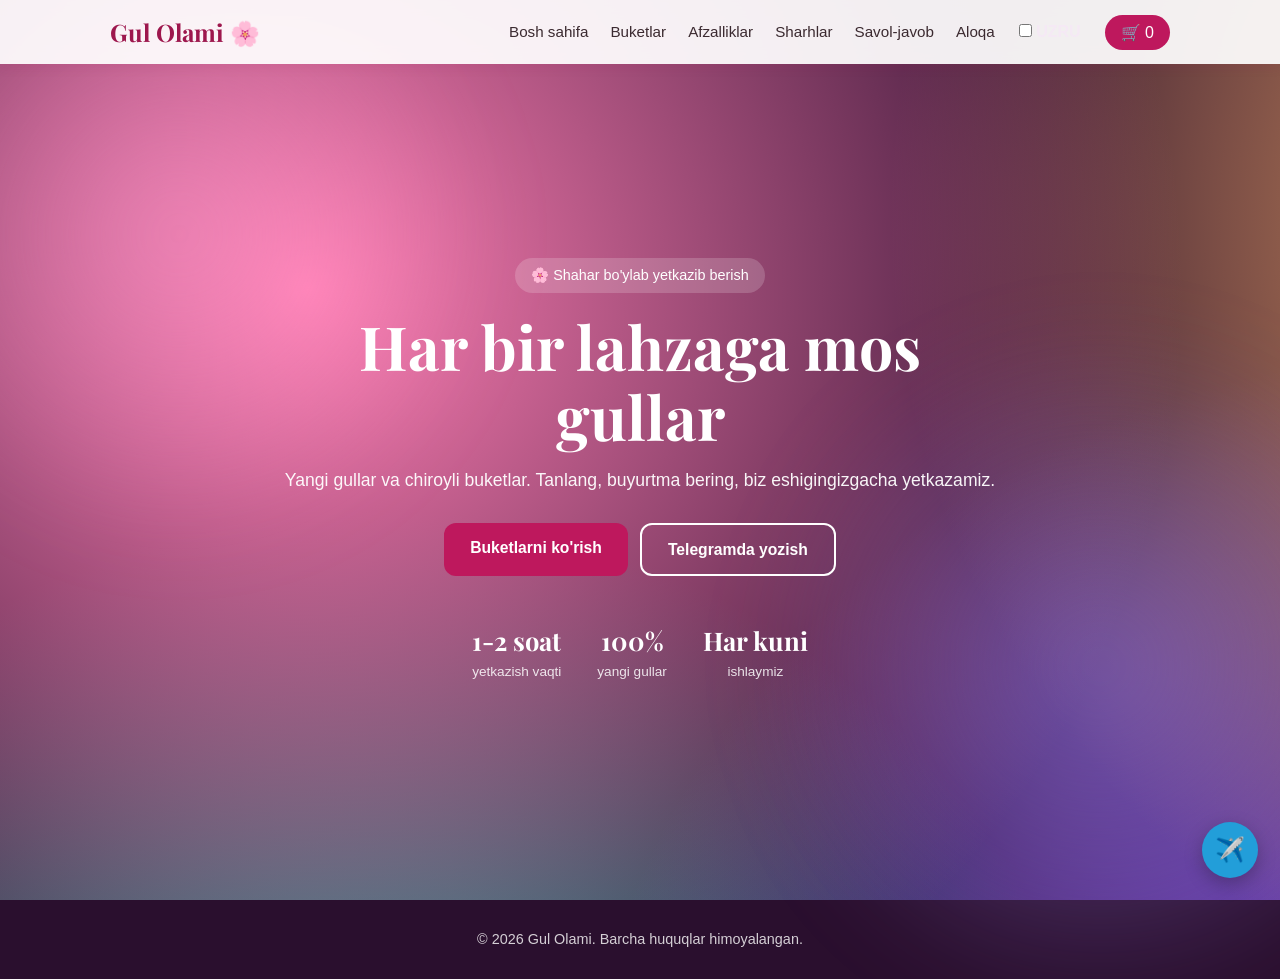
<file: index.html>
<!DOCTYPE html>
<html lang="uz">
<head>
  <meta charset="UTF-8">
  <meta name="viewport" content="width=device-width, initial-scale=1.0">
  <title>Gul Olami | Toshkentda gul yetkazib berish</title>
  <meta name="description" content="Toshkentda gul va buketlar yetkazib berish. Atirgul, lola, aralash buketlar. Telegram orqali buyurtma bering.">
  <meta name="robots" content="index, follow">

  <meta property="og:title" content="Gul Olami | Gullar yetkazib berish">
  <meta property="og:description" content="Yangi gullar va buketlar, shahar bo'ylab yetkazib berish.">
  <meta property="og:type" content="website">

  <link rel="preconnect" href="https://fonts.googleapis.com">
  <link rel="preconnect" href="https://fonts.gstatic.com" crossorigin>
  <link href="https://fonts.googleapis.com/css2?family=Playfair+Display:wght@600;700&family=Montserrat:wght@400;500;600&display=swap" rel="stylesheet">
  <link rel="stylesheet" href="gul-style1.css">
</head>
<body>

  <nav class="nav">
    <div class="nav-inner">
      <a href="#home" class="logo" id="logo"></a>
      <div class="nav-links" id="nav-links">
        <a href="#home" data-go="home" data-i18n="nav_home">Bosh sahifa</a>
        <a href="#catalog" data-go="catalog" data-i18n="nav_catalog">Buketlar</a>
        <a href="#features" data-go="features" data-i18n="nav_features">Afzalliklar</a>
        <a href="#reviews" data-go="reviews" data-i18n="nav_reviews">Sharhlar</a>
        <a href="#faq" data-go="faq" data-i18n="nav_faq">Savol-javob</a>
        <a href="#contact" data-go="contact" data-i18n="nav_contact">Aloqa</a>
      </div>
      <label class="lang-switch" aria-label="Til / Язык">
        <input type="checkbox" id="lang-toggle">
        <span class="lang-slider"><b>UZ</b><b>RU</b></span>
      </label>
      <button class="cart-btn" id="cart-open" aria-label="Savat">🛒 <span id="cart-count">0</span></button>
      <button class="burger" id="burger" aria-label="Menyu">☰</button>
    </div>
  </nav>

  <header class="hero page" data-page="home">
    <div class="hero-content">
      <span class="tag" id="hero-tag"></span>
      <h1 id="hero-title"></h1>
      <p id="hero-text"></p>
      <div class="hero-btns">
        <a href="#catalog" class="btn" data-i18n="hero_catalog">Buketlarni ko'rish</a>
        <a id="hero-tg" class="btn btn-ghost" href="#" target="_blank" rel="noopener" data-i18n="hero_tg">Telegramda yozish</a>
      </div>
      <div class="stats" id="stats"></div>
    </div>
  </header>

  <section class="section page" id="catalog" data-page="catalog">
    <h2 class="title reveal" data-i18n="catalog_title">Bizning buketlar</h2>
    <p class="subtitle reveal" data-i18n="catalog_sub">Tanlang, savatga qo'shing va buyurtmani Telegram orqali yuboring</p>
        <p class="edit-note" id="edit-note" hidden></p>
    <div class="filters" id="filters"></div>
    <div class="products" id="products"></div>
  </section>

  <section class="section alt page" id="features" data-page="features">
    <h2 class="title reveal" data-i18n="features_title">Nega aynan biz</h2>
    <div class="features">
      <div class="feature reveal"><span>🚚</span><h3 data-i18n="f1_t">Tez yetkazish</h3><p data-i18n="f1_p">Buyurtmani shu kunning o'zida, ko'pincha 1-2 soatda yetkazamiz.</p></div>
      <div class="feature reveal"><span>🌷</span><h3 data-i18n="f2_t">Yangi gullar</h3><p data-i18n="f2_p">Gullar har kuni yangilanadi, eskisi sotilmaydi.</p></div>
      <div class="feature reveal"><span>🎁</span><h3 data-i18n="f3_t">Chiroyli qadoq</h3><p data-i18n="f3_p">Har bir buket sovg'a qadog'ida, bepul.</p></div>
      <div class="feature reveal"><span>💬</span><h3 data-i18n="f4_t">Qulay buyurtma</h3><p data-i18n="f4_p">Telegram orqali yozing, tez javob beramiz.</p></div>
    </div>
  </section>

  <section class="section page" id="steps" data-page="features">
    <h2 class="title reveal" data-i18n="steps_title">Qanday buyurtma beriladi</h2>
    <div class="steps">
      <div class="step reveal"><b>1</b><h3 data-i18n="s1_t">Buket tanlang</h3><p data-i18n="s1_p">Katalogdan o'zingizga yoqqanini savatga qo'shing.</p></div>
      <div class="step reveal"><b>2</b><h3 data-i18n="s2_t">Ma'lumot yozing</h3><p data-i18n="s2_p">Ism, telefon va manzilni kiriting.</p></div>
      <div class="step reveal"><b>3</b><h3 data-i18n="s3_t">Biz yetkazamiz</h3><p data-i18n="s3_p">Buyurtma Telegram'ga tushadi, biz tasdiqlab yetkazamiz.</p></div>
    </div>
  </section>

  <section class="section alt page" id="reviews" data-page="reviews">
    <h2 class="title reveal" data-i18n="reviews_title">Mijozlar fikri</h2>
    <div class="reviews" id="reviews-box"></div>
    <div class="review-form reveal">
      <h3 data-i18n="rf_title">Fikringizni qoldiring</h3>
      <input id="r-name" placeholder="Ismingiz" data-i18n-ph="rf_name">
      <select id="r-stars">
        <option value="5">★★★★★ (5)</option>
        <option value="4">★★★★ (4)</option>
        <option value="3">★★★ (3)</option>
        <option value="2">★★ (2)</option>
        <option value="1">★ (1)</option>
      </select>
      <textarea id="r-text" rows="3" placeholder="Fikringiz..." data-i18n-ph="rf_text"></textarea>
      <button class="btn" id="r-send" data-i18n="rf_send">Fikrni yuborish</button>
      <small data-i18n="rf_note">Fikringiz do'konga Telegram orqali yuboriladi va ko'rib chiqilgach saytga qo'yiladi.</small>
    </div>
  </section>

  <section class="section page" id="faq" data-page="faq">
    <h2 class="title reveal" data-i18n="faq_title">Ko'p so'raladigan savollar</h2>
    <div class="faq">
      <details class="reveal"><summary data-i18n="q1">Yetkazib berish qancha turadi?</summary><p data-i18n="a1">Narx manzilga qarab kelishiladi. Buyurtma berganingizda aniq aytamiz.</p></details>
      <details class="reveal"><summary data-i18n="q2">Buyurtmani oldindan berish mumkinmi?</summary><p data-i18n="a2">Ha, sana va vaqtni izohga yozing, shunga tayyorlaymiz.</p></details>
      <details class="reveal"><summary data-i18n="q3">Qanday to'lanadi?</summary><p data-i18n="a3">Naqd yoki karta orqali. Batafsil buyurtmani tasdiqlaganda kelishamiz.</p></details>
      <details class="reveal"><summary data-i18n="q4">Buketni o'zgartirish mumkinmi?</summary><p data-i18n="a4">Albatta. Rang, gul turi yoki o'lchamni izohda yozing.</p></details>
    </div>
  </section>

  <section class="section alt contact page" id="contact" data-page="contact">
    <h2 class="title reveal" data-i18n="contact_title">Bog'lanish</h2>
    <p id="address"></p>
    <p id="hours"></p>
    <div class="contact-btns">
      <a id="tg-link" class="btn" href="#" target="_blank" rel="noopener">✈️ Telegram</a>
      <a id="phone-link" class="btn btn-green" href="#"></a>
      <a id="map-link" class="btn btn-ghost-dark" href="#" target="_blank" rel="noopener" data-i18n="map_btn">📍 Xaritada ochish</a>
    </div>
  </section>

  <footer id="footer-text"></footer>

  <div class="overlay" id="overlay"></div>
  <aside class="drawer" id="drawer">
    <div class="drawer-head">
      <h3 data-i18n="cart_title">Savat</h3>
      <button id="cart-close" aria-label="Yopish">✕</button>
    </div>
    <div class="drawer-items" id="cart-items"></div>
    <div class="drawer-foot">
      <div class="total"><span data-i18n="total">Jami:</span><strong id="cart-total">0 so'm</strong></div>
      <input id="f-name" placeholder="Ismingiz" data-i18n-ph="c_name">
      <input id="f-phone" type="tel" placeholder="Telefon raqamingiz" data-i18n-ph="c_phone">
      <input id="f-address" placeholder="Yetkazish manzili" data-i18n-ph="c_addr">
      <textarea id="f-note" rows="2" placeholder="Izoh (sana, vaqt, tilak matni...)" data-i18n-ph="c_note"></textarea>
      <button class="btn btn-full" id="checkout" data-i18n="checkout">Telegram orqali buyurtma berish</button>
    </div>
  </aside>

  <div class="toast" id="toast"></div>
  <a class="float-tg" id="float-tg" href="#" target="_blank" rel="noopener" aria-label="Telegram">✈️</a>
    <input type="file" id="photo-input" accept="image/*" hidden>

  <script src="gul-script1.js"></script>
</body>
</html>
</file>
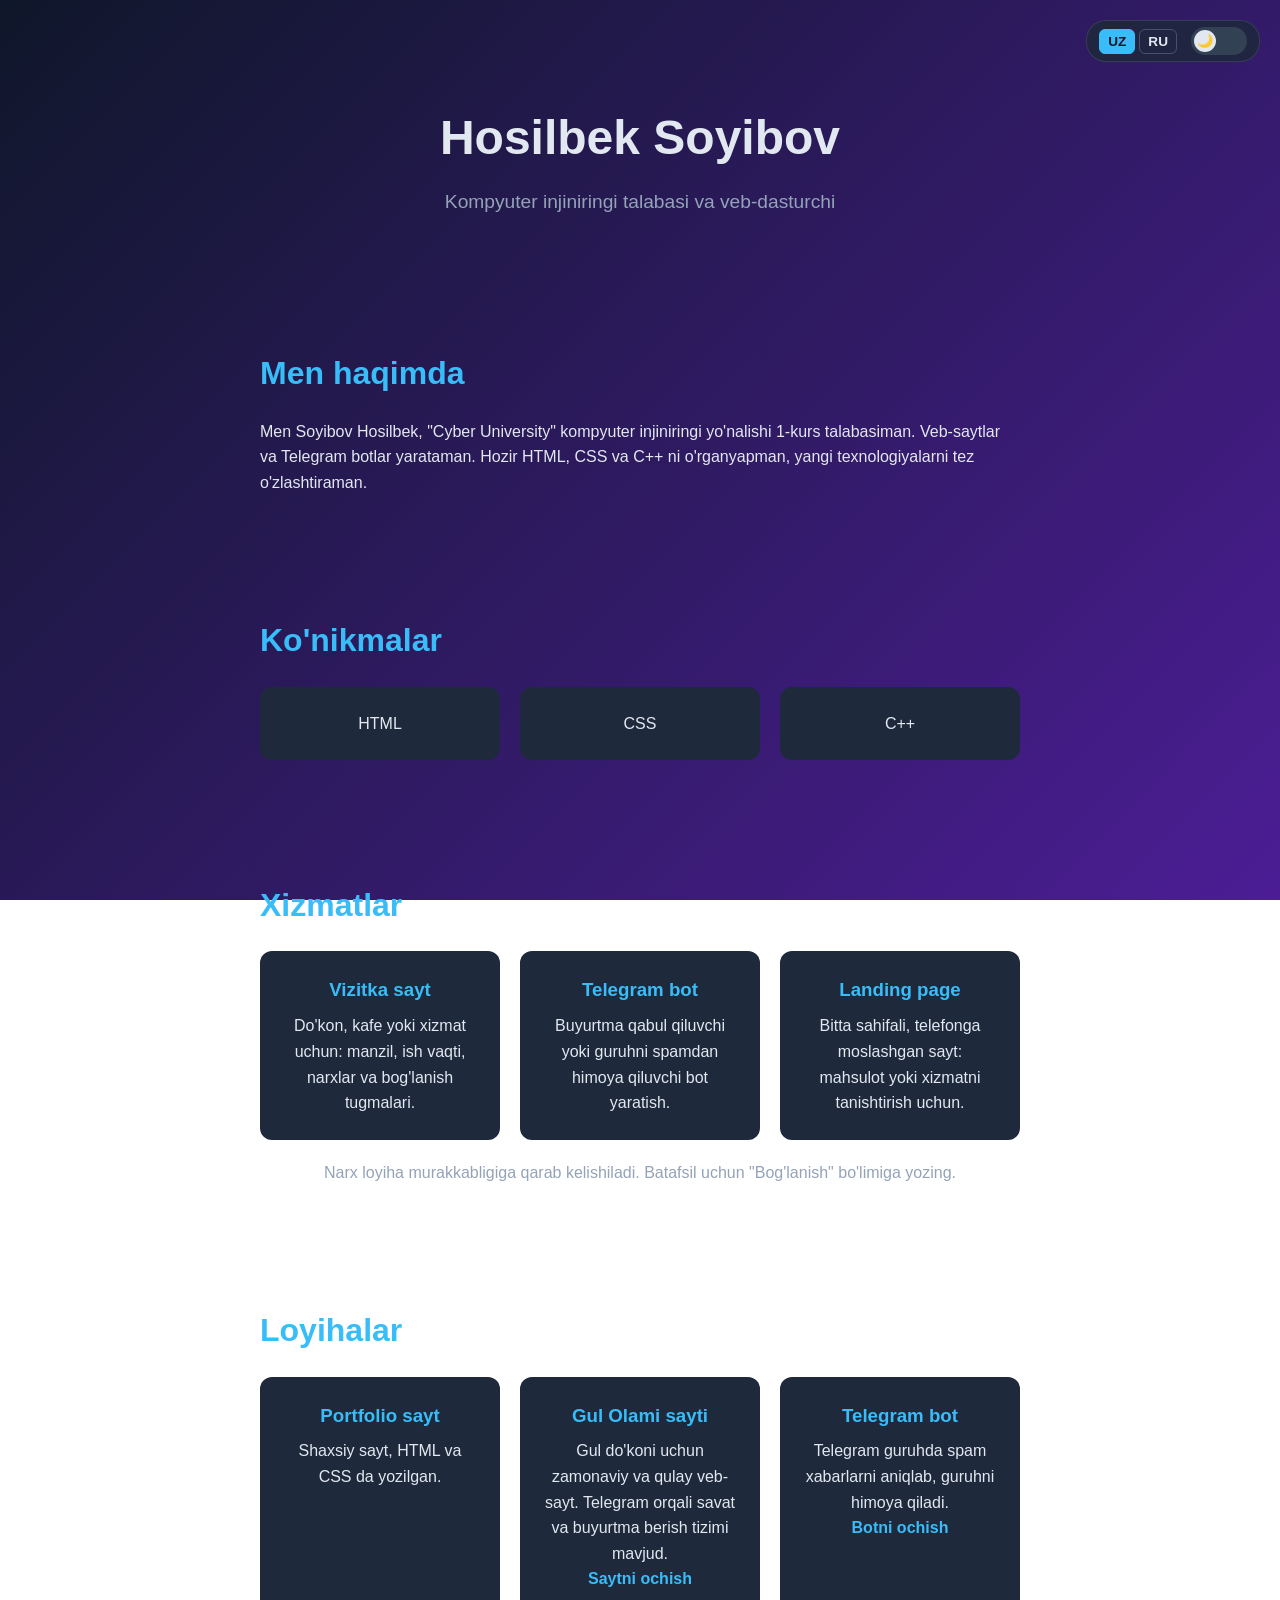
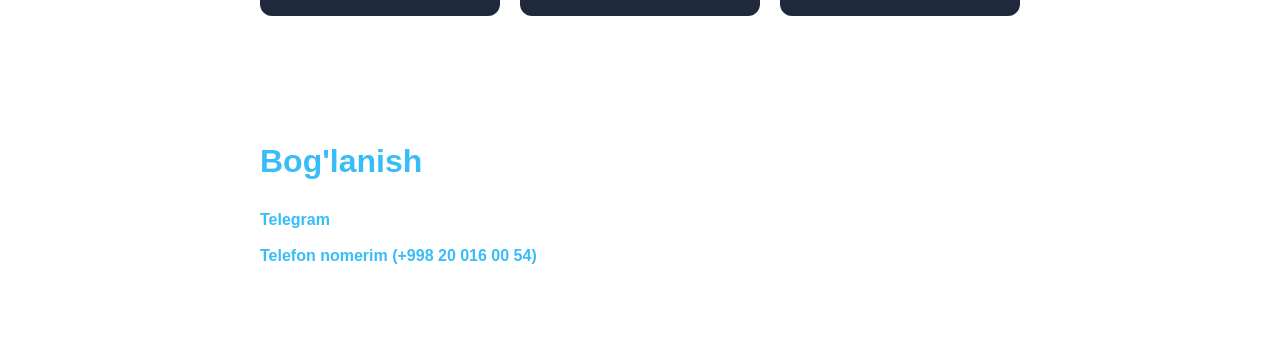
<file: index1.html>
<!DOCTYPE html>
<html lang="uz">
<head>
  <meta charset="UTF-8">
  <meta name="viewport" content="width=device-width, initial-scale=1.0">
  <title>Hosilbek Soyibov | Portfolio</title>
  <link rel="stylesheet" href="style.css">
</head>
<body>
  <div class="top-controls">
    <div class="lang-switch">
      <button id="lang-uz" class="lang-btn active">UZ</button>
      <button id="lang-ru" class="lang-btn">RU</button>
    </div>
    <label class="switch" title="Mavzuni o'zgartirish">
      <input type="checkbox" id="theme-toggle">
      <span class="slider"></span>
    </label>
  </div>

  <header>
    <h1>Hosilbek Soyibov</h1>
    <p data-i18n="hero_subtitle">Kompyuter injiniringi talabasi va veb-dasturchi</p>
  </header>

  <section id="about">
    <h2 data-i18n="about_title">Men haqimda</h2>
    <p data-i18n="about_text">Men Soyibov Hosilbek, "Cyber University" kompyuter injiniringi yo'nalishi 1-kurs talabasiman. Veb-saytlar va Telegram botlar yarataman. Hozir HTML, CSS va C++ ni o'rganyapman, yangi texnologiyalarni tez o'zlashtiraman.</p>
  </section>

  <section id="skills">
    <h2 data-i18n="skills_title">Ko'nikmalar</h2>
    <div class="cards">
      <div class="card">HTML</div>
      <div class="card">CSS</div>
      <div class="card">C++</div>
    </div>
  </section>

  <section id="services">
    <h2 data-i18n="services_title">Xizmatlar</h2>
    <div class="cards">
      <div class="card">
        <h3 data-i18n="service1_title">Vizitka sayt</h3>
        <p data-i18n="service1_desc">Do'kon, kafe yoki xizmat uchun: manzil, ish vaqti, narxlar va bog'lanish tugmalari.</p>
      </div>
      <div class="card">
        <h3 data-i18n="service2_title">Telegram bot</h3>
        <p data-i18n="service2_desc">Buyurtma qabul qiluvchi yoki guruhni spamdan himoya qiluvchi bot yaratish.</p>
      </div>
      <div class="card">
        <h3 data-i18n="service3_title">Landing page</h3>
        <p data-i18n="service3_desc">Bitta sahifali, telefonga moslashgan sayt: mahsulot yoki xizmatni tanishtirish uchun.</p>
      </div>
    </div>
    <p class="note" data-i18n="services_note">Narx loyiha murakkabligiga qarab kelishiladi. Batafsil uchun "Bog'lanish" bo'limiga yozing.</p>
  </section>

  <section id="projects">
    <h2 data-i18n="projects_title">Loyihalar</h2>
    <div class="cards">
      <div class="card">
        <h3 data-i18n="project1_title">Portfolio sayt</h3>
        <p data-i18n="project1_desc">Shaxsiy sayt, HTML va CSS da yozilgan.</p>
      </div>
      <div class="card">
        <h3 data-i18n="project2_title">Gul Olami sayti</h3>
        <p data-i18n="project2_desc">Gul do'koni uchun zamonaviy va qulay veb-sayt. Telegram orqali savat va buyurtma berish tizimi mavjud.</p>
        <a href="gul-olami/index.html" target="_blank" data-i18n="project2_link">Saytni ochish</a>
      </div>
      <div class="card">
        <h3 data-i18n="project3_title">Telegram bot</h3>
        <p data-i18n="project3_desc">Telegram guruhda spam xabarlarni aniqlab, guruhni himoya qiladi.</p>
        <a href="https://t.me/CSUspam_qoravul_bot" target="_blank" data-i18n="bot_link">Botni ochish</a>
      </div>
    </div>
  </section>

  <section id="contact">
    <h2 data-i18n="contact_title">Bog'lanish</h2>
    <a href="https://t.me/s_hosilbek" target="_blank">Telegram</a>
    <a href="tel:+998200160054" data-i18n="phone_text">Telefon nomerim (+998 20 016 00 54)</a>
  </section>

  <script src="script.js"></script>
</body>
</html>
</file>
<file: gul-style1.css>
:root {
  --pink: #be185d;
  --pink-dark: #9d174d;
  --rose: #fff1f5;
  --gold: #f59e0b;
  --green: #15803d;
  --text: #3b2a30;
  --muted: #8a6b76;
}

* { margin: 0; padding: 0; box-sizing: border-box; }
html {
  scroll-behavior: smooth;
  scroll-padding-top: 70px;
  background: #2a0f2e;
}

body {
  font-family: 'Poppins', Arial, sans-serif;
  background: transparent;
  color: #f5e9f5;
  line-height: 1.6;
}

h1, h2, h3 { font-family: 'Playfair Display', Georgia, serif; }

/* ===== Butun sahifa uchun shafaq fon ===== */
body::before {
  content: "";
  position: fixed;
  inset: 0;
  z-index: -2;
  background:
    radial-gradient(circle at 15% 20%, #ff7eb3 0, transparent 42%),
    radial-gradient(circle at 85% 15%, #ffb36b 0, transparent 40%),
    radial-gradient(circle at 70% 85%, #8b5cf6 0, transparent 46%),
    radial-gradient(circle at 18% 88%, #14b8a6 0, transparent 36%),
    #2a0f2e;
  background-size: 160% 160%;
  animation: aurora 18s ease-in-out infinite alternate;
}

body::after {
  content: "";
  position: fixed;
  inset: -10%;
  z-index: -1;
  pointer-events: none;
  background:
    radial-gradient(circle at 20% 30%, rgba(255, 158, 207, 0.45) 0, transparent 22%),
    radial-gradient(circle at 80% 70%, rgba(167, 139, 250, 0.45) 0, transparent 24%);
  filter: blur(40px);
  animation: blobs 20s ease-in-out infinite alternate;
}

@keyframes aurora {
  0%   { background-position: 0% 0%; }
  50%  { background-position: 100% 40%; }
  100% { background-position: 30% 100%; }
}
@keyframes blobs {
  from { transform: translate(0, 0) scale(1); }
  to   { transform: translate(60px, -50px) scale(1.15); }
}

/* ===== Menyu ===== */
.nav {
  position: fixed;
  top: 0; left: 0; right: 0;
  z-index: 50;
  background: rgba(255, 255, 255, 0.92);
  backdrop-filter: blur(8px);
  box-shadow: 0 2px 12px rgba(157, 23, 77, 0.12);
}
.nav-inner {
  max-width: 1100px;
  margin: 0 auto;
  padding: 0 20px;
  height: 64px;
  display: flex;
  align-items: center;
  gap: 24px;
}
.logo {
  font-family: 'Playfair Display', Georgia, serif;
  font-size: 1.5rem;
  font-weight: 700;
  color: var(--pink-dark);
  text-decoration: none;
  white-space: nowrap;
}
.nav-links { margin-left: auto; display: flex; gap: 22px; }
.nav-links a {
  color: var(--text);
  text-decoration: none;
  font-size: 0.95rem;
  font-weight: 500;
  white-space: nowrap;
}
.nav-links a:hover { color: var(--pink); }
.cart-btn {
  border: none;
  background: var(--pink);
  color: #fff;
  padding: 8px 16px;
  border-radius: 999px;
  font-size: 1rem;
  cursor: pointer;
}
.burger {
  display: none;
  border: none;
  background: none;
  font-size: 1.6rem;
  cursor: pointer;
  color: var(--pink-dark);
}

/* ===== Bosh qism ===== */
.hero {
  min-height: 100vh;
  display: flex;
  align-items: center;
  justify-content: center;
  text-align: center;
  color: #fff;
  padding: 100px 20px 60px;
  background: transparent;
}
.hero-content { max-width: 720px; animation: rise 0.9s ease both; }
.tag {
  display: inline-block;
  background: rgba(255, 255, 255, 0.18);
  padding: 6px 16px;
  border-radius: 999px;
  font-size: 0.9rem;
  margin-bottom: 18px;
}
.hero h1 {
  font-size: clamp(2.2rem, 6vw, 3.8rem);
  line-height: 1.15;
  margin-bottom: 16px;
}
.hero p { font-size: 1.1rem; opacity: 0.95; margin-bottom: 28px; }
.hero-btns { display: flex; gap: 12px; justify-content: center; flex-wrap: wrap; }
.stats {
  display: flex;
  gap: 36px;
  justify-content: center;
  flex-wrap: wrap;
  margin-top: 44px;
}
.stats div { display: flex; flex-direction: column; }
.stats strong { font-size: 1.6rem; font-family: 'Playfair Display', Georgia, serif; }
.stats span { font-size: 0.85rem; opacity: 0.85; }

@keyframes rise {
  from { opacity: 0; transform: translateY(30px); }
  to { opacity: 1; transform: none; }
}

/* ===== Tugmalar ===== */
.btn {
  display: inline-block;
  background: var(--pink);
  color: #fff;
  padding: 12px 26px;
  border: none;
  border-radius: 12px;
  text-decoration: none;
  font-weight: 600;
  font-size: 0.98rem;
  cursor: pointer;
  font-family: inherit;
  transition: transform 0.2s, background 0.2s;
}
.btn:hover { background: var(--pink-dark); transform: translateY(-2px); }
.btn-ghost { background: transparent; border: 2px solid #fff; }
.btn-ghost:hover { background: rgba(255, 255, 255, 0.2); }
.btn-green { background: var(--green); }
.btn-green:hover { background: #166534; }
.btn-ghost-dark {
  background: transparent;
  color: #fff;
  border: 2px solid rgba(255, 255, 255, 0.7);
}
.btn-ghost-dark:hover { background: rgba(255, 255, 255, 0.15); }
.btn-full { width: 100%; }
/* ===== Bo'limlar ===== */
.section { max-width: 1100px; margin: 0 auto; padding: 80px 20px; }
.alt {
  max-width: none;
  background: rgba(255, 255, 255, 0.07);
  backdrop-filter: blur(6px);
}
.alt > * { max-width: 1060px; margin-left: auto; margin-right: auto; }
.title { text-align: center; font-size: 2.1rem; color: #fff; margin-bottom: 10px; }
.subtitle { text-align: center; color: rgba(255, 255, 255, 0.78); margin-bottom: 28px; }

/* ===== Filtr ===== */
.filters {
  display: flex;
  flex-wrap: wrap;
  gap: 10px;
  justify-content: center;
  margin-bottom: 30px;
}
.chip {
  border: 2px solid #f3c4d4;
  background: #fff;
  color: var(--pink-dark);
  padding: 8px 20px;
  border-radius: 999px;
  cursor: pointer;
  font-family: inherit;
  font-weight: 500;
  transition: all 0.2s;
}
.chip:hover { border-color: var(--pink); }
.chip.active { background: var(--pink); border-color: var(--pink); color: #fff; }

/* ===== Mahsulotlar ===== */
.products {
  display: grid;
  grid-template-columns: repeat(auto-fill, minmax(240px, 1fr));
  gap: 24px;
}
.product {
  background: #fff;
  color: var(--text);
  border-radius: 18px;
  overflow: hidden;
  box-shadow: 0 6px 20px rgba(0, 0, 0, 0.2);
  transition: transform 0.3s, box-shadow 0.3s;
  display: flex;
  flex-direction: column;
}
.product:hover { transform: translateY(-6px); box-shadow: 0 14px 30px rgba(0, 0, 0, 0.3); }
.pic {
  position: relative;
  aspect-ratio: 4 / 5;
  overflow: hidden;
  background: linear-gradient(135deg, #fce7f3, #fef3c7);
  display: flex;
  align-items: center;
  justify-content: center;
}
.pic .emoji { font-size: 5rem; }
.pic img {
  position: absolute;
  inset: 0;
  width: 100%;
  height: 100%;
  object-fit: cover;
  transition: transform 0.5s;
}
.product:hover .pic img { transform: scale(1.07); }
.badge {
  position: absolute;
  top: 12px; left: 12px;
  z-index: 2;
  background: var(--gold);
  color: #fff;
  font-size: 0.78rem;
  font-weight: 600;
  padding: 4px 12px;
  border-radius: 999px;
}
.info { padding: 18px; display: flex; flex-direction: column; gap: 6px; flex: 1; }
.info h3 { font-size: 1.15rem; }
.desc { color: var(--muted); font-size: 0.88rem; flex: 1; }
.price-row { display: flex; align-items: baseline; gap: 10px; margin: 6px 0 10px; }
.price { color: var(--pink); font-weight: 700; font-size: 1.15rem; }
.old { color: #b8a0a9; font-size: 0.9rem; }

/* ===== Afzalliklar, bosqichlar, sharhlar ===== */
.features, .steps, .reviews {
  display: grid;
  grid-template-columns: repeat(auto-fit, minmax(220px, 1fr));
  gap: 24px;
  margin-top: 30px;
}
.feature {
  text-align: center;
  padding: 24px 16px;
  background: #fff;
  color: var(--text);
  border-radius: 16px;
}
.feature span { font-size: 2.4rem; }
.feature h3 { margin: 10px 0 6px; font-size: 1.1rem; }
.feature p { color: var(--muted); font-size: 0.9rem; }

.step { text-align: center; padding: 10px; }
.step h3 { margin: 10px 0 6px; font-size: 1.1rem; color: #fff; }
.step p { color: rgba(255, 255, 255, 0.78); font-size: 0.9rem; }
.step b {
  display: inline-flex;
  width: 48px; height: 48px;
  align-items: center;
  justify-content: center;
  background: var(--pink);
  color: #fff;
  border-radius: 50%;
  font-size: 1.2rem;
}

.review {
  background: #fff;
  color: var(--text);
  padding: 24px;
  border-radius: 16px;
  box-shadow: 0 4px 14px rgba(0, 0, 0, 0.18);
}
.stars { color: var(--gold); letter-spacing: 2px; margin-bottom: 8px; }
.review p { font-size: 0.93rem; margin-bottom: 10px; }
.review strong { color: var(--pink-dark); }

.review-form {
  max-width: 520px;
  margin-top: 36px;
  background: #fff;
  color: var(--text);
  padding: 24px;
  border-radius: 16px;
  display: flex;
  flex-direction: column;
  gap: 10px;
  box-shadow: 0 4px 14px rgba(0, 0, 0, 0.18);
}
.review-form h3 { text-align: center; color: var(--pink-dark); }
.review-form input,
.review-form select,
.review-form textarea {
  padding: 11px 14px;
  border: 1px solid #f0c5d4;
  border-radius: 10px;
  font-family: inherit;
  font-size: 0.95rem;
  resize: none;
}
.review-form small { color: var(--muted); text-align: center; }

/* ===== Savol-javob ===== */
.faq {
  max-width: 720px;
  margin: 30px auto 0;
  display: flex;
  flex-direction: column;
  gap: 12px;
}
.faq details {
  background: #fff;
  color: var(--text);
  border-radius: 14px;
  padding: 16px 20px;
  box-shadow: 0 3px 12px rgba(0, 0, 0, 0.15);
}
.faq summary { cursor: pointer; font-weight: 600; }
.faq details p { margin-top: 10px; color: var(--muted); }

/* ===== Aloqa va footer ===== */
.contact { text-align: center; color: rgba(255, 255, 255, 0.9); }
.contact p { margin-bottom: 6px; }
.contact-btns {
  display: flex;
  flex-wrap: wrap;
  gap: 12px;
  justify-content: center;
  margin-top: 22px;
}
footer { text-align: center; padding: 28px; color: rgba(255, 255, 255, 0.8); font-size: 0.9rem; }

/* ===== Savat ===== */
.overlay {
  position: fixed; inset: 0;
  background: rgba(0, 0, 0, 0.45);
  opacity: 0; pointer-events: none;
  transition: opacity 0.3s;
  z-index: 90;
}
.overlay.open { opacity: 1; pointer-events: auto; }
.drawer {
  position: fixed;
  top: 0; right: 0;
  width: min(420px, 100%);
  height: 100%;
  background: #fff;
  color: var(--text);
  z-index: 100;
  display: flex;
  flex-direction: column;
  transform: translateX(100%);
  transition: transform 0.35s ease;
}
.drawer.open { transform: translateX(0); }
.drawer-head {
  display: flex;
  justify-content: space-between;
  align-items: center;
  padding: 18px 20px;
  border-bottom: 1px solid #f3e0e7;
}
.drawer-head button { border: none; background: none; font-size: 1.4rem; cursor: pointer; }
.drawer-items { flex: 1; overflow-y: auto; padding: 14px 20px; }
.empty { text-align: center; color: var(--muted); margin-top: 40px; }
.cart-row {
  display: flex;
  gap: 12px;
  align-items: center;
  padding: 12px 0;
  border-bottom: 1px solid #f7e9ee;
}
.cart-row .ico { font-size: 1.8rem; }
.cart-row .meta { flex: 1; font-size: 0.9rem; }
.cart-row .meta small { color: var(--pink); font-weight: 600; }
.qty { display: flex; align-items: center; gap: 8px; }
.qty button {
  width: 28px; height: 28px;
  border: 1px solid #f0c5d4;
  background: #fff;
  border-radius: 8px;
  cursor: pointer;
  font-size: 1rem;
}
.drawer-foot {
  padding: 16px 20px;
  border-top: 1px solid #f3e0e7;
  display: flex;
  flex-direction: column;
  gap: 10px;
}
.total { display: flex; justify-content: space-between; font-size: 1.1rem; }
.drawer-foot input, .drawer-foot textarea {
  width: 100%;
  padding: 11px 14px;
  border: 1px solid #f0c5d4;
  border-radius: 10px;
  font-family: inherit;
  font-size: 0.95rem;
  resize: none;
}
.drawer-foot input:focus, .drawer-foot textarea:focus {
  outline: 2px solid var(--pink);
  border-color: transparent;
}

.toast {
  position: fixed;
  bottom: 90px; left: 50%;
  transform: translate(-50%, 20px);
  background: #3b2a30;
  color: #fff;
  padding: 10px 20px;
  border-radius: 999px;
  font-size: 0.92rem;
  opacity: 0; pointer-events: none;
  transition: all 0.3s;
  z-index: 120;
}
.toast.show { opacity: 1; transform: translate(-50%, 0); }

.float-tg {
  position: fixed;
  bottom: 22px; right: 22px;
  width: 56px; height: 56px;
  background: #229ed9;
  color: #fff;
  border-radius: 50%;
  display: flex;
  align-items: center;
  justify-content: center;
  font-size: 1.5rem;
  text-decoration: none;
  box-shadow: 0 6px 18px rgba(0, 0, 0, 0.25);
  z-index: 40;
}

/* ===== Paydo bo'lish animatsiyasi ===== */
.reveal { opacity: 0; transform: translateY(24px); transition: opacity 0.6s, transform 0.6s; }
.reveal.show { opacity: 1; transform: none; }

/* ===== Telefon ===== */
@media (max-width: 800px) {
  .burger { display: block; margin-left: auto; }
  .cart-btn { order: 2; }
  .nav-links {
    display: none;
    position: absolute;
    top: 64px; left: 0; right: 0;
    background: #fff;
    flex-direction: column;
    gap: 0;
    padding: 8px 20px 16px;
    box-shadow: 0 10px 20px rgba(0, 0, 0, 0.08);
  }
  .nav-links.open { display: flex; }
  .nav-links a { padding: 12px 0; border-bottom: 1px solid #f7e9ee; }
  .section { padding: 56px 16px; }
  .title { font-size: 1.7rem; }
}

/* Animatsiyani yoqtirmaydiganlar uchun */
@media (prefers-reduced-motion: reduce) {
  body::before, body::after { animation: none; }
}
/* ===== Rasm yuklash (tahrirlash rejimi) ===== */
.edit-note {
  max-width: 720px;
  margin: 0 auto 22px;
  padding: 10px 16px;
  background: rgba(255, 255, 255, 0.15);
  border-radius: 12px;
  color: #fff;
  font-size: 0.88rem;
  text-align: center;
}
.edit-note[hidden] { display: none; }
.photo-tools {
  position: absolute;
  left: 10px; right: 10px; bottom: 10px;
  z-index: 3;
  display: flex;
  gap: 8px;
}
.photo-tools button {
  border: none;
  border-radius: 10px;
  padding: 8px 10px;
  background: rgba(255, 255, 255, 0.94);
  color: var(--pink-dark);
  font-family: inherit;
  font-weight: 600;
  font-size: 0.85rem;
  cursor: pointer;
}
.photo-tools .photo-up { flex: 1; }
.photo-tools button:hover { background: #fff; }
</file>
<file: style.css>
* {
  margin: 0;
  padding: 0;
  box-sizing: border-box;
}

html {
  scroll-behavior: smooth;
}

body {
  font-family: Arial, sans-serif;
  color: #e2e8f0;
  line-height: 1.6;
  background: linear-gradient(135deg, #0f172a, #4c1d95) fixed;
  transition: background 0.4s, color 0.4s;
}

/* Yuqori boshqaruv paneli (Mavzu va Til) */
.top-controls {
  position: fixed;
  top: 20px;
  right: 20px;
  z-index: 100;
  display: flex;
  align-items: center;
  gap: 14px;
  background: rgba(30, 41, 59, 0.85);
  backdrop-filter: blur(8px);
  padding: 6px 12px;
  border-radius: 20px;
  border: 1px solid rgba(255, 255, 255, 0.1);
}

.lang-switch {
  display: flex;
  gap: 4px;
}

.lang-btn {
  background: transparent;
  border: 1px solid rgba(255, 255, 255, 0.2);
  color: #e2e8f0;
  padding: 4px 8px;
  font-size: 0.85rem;
  font-weight: bold;
  border-radius: 6px;
  cursor: pointer;
  transition: all 0.2s ease;
}

.lang-btn:hover {
  background: rgba(56, 189, 248, 0.2);
}

.lang-btn.active {
  background: #38bdf8;
  color: #0f172a;
  border-color: #38bdf8;
}

header {
  text-align: center;
  padding: 100px 20px 40px;
}

header h1 {
  font-size: 3rem;
  margin-bottom: 10px;
}

header p {
  font-size: 1.2rem;
  color: #94a3b8;
  margin-bottom: 30px;
}

section {
  max-width: 800px;
  margin: 0 auto;
  padding: 60px 20px;
}

section h2 {
  font-size: 2rem;
  margin-bottom: 20px;
  color: #38bdf8;
}

section a {
  color: #38bdf8;
  text-decoration: none;
  font-weight: bold;
}

section a:hover {
  text-decoration: underline;
}

.cards {
  display: grid;
  grid-template-columns: repeat(auto-fit, minmax(220px, 1fr));
  gap: 20px;
}

.card {
  background: #1e293b;
  padding: 24px;
  border-radius: 12px;
  text-align: center;
  transition: transform 0.2s, box-shadow 0.2s;
}

.card:hover {
  transform: translateY(-6px);
  box-shadow: 0 10px 20px rgba(0, 0, 0, 0.3);
}

.card h3 {
  color: #38bdf8;
  margin-bottom: 8px;
}

.card img {
  width: 100%;
  border-radius: 8px;
  margin-bottom: 12px;
}

#contact a {
  display: block;
  margin-bottom: 10px;
}

/* Toggle switch */
.switch {
  position: relative;
  display: inline-block;
  width: 56px;
  height: 28px;
}

.switch input {
  opacity: 0;
  width: 0;
  height: 0;
}

.slider {
  position: absolute;
  inset: 0;
  background: #334155;
  border-radius: 28px;
  cursor: pointer;
  transition: background 0.3s;
}

.slider::before {
  content: "🌙";
  position: absolute;
  left: 3px;
  top: 3px;
  width: 22px;
  height: 22px;
  background: #e2e8f0;
  border-radius: 50%;
  display: flex;
  align-items: center;
  justify-content: center;
  font-size: 13px;
  transition: transform 0.3s;
}

.switch input:checked + .slider {
  background: #38bdf8;
}

.switch input:checked + .slider::before {
  content: "☀️";
  transform: translateX(28px);
}

/* Kunduzgi rejim */
body.light {
  background: linear-gradient(135deg, #e0f2fe, #fef9c3) fixed;
  color: #0f172a;
}

body.light .top-controls {
  background: rgba(255, 255, 255, 0.85);
  border-color: rgba(0, 0, 0, 0.1);
}

body.light .lang-btn {
  color: #0f172a;
  border-color: rgba(0, 0, 0, 0.2);
}

body.light .lang-btn.active {
  background: #0284c7;
  color: #ffffff;
  border-color: #0284c7;
}

body.light .card {
  background: #ffffff;
  box-shadow: 0 4px 12px rgba(0, 0, 0, 0.05);
}

body.light header p {
  color: #475569;
}

body.light section h2,
body.light .card h3,
body.light section a {
  color: #0369a1;
}

.note {
  margin-top: 20px;
  text-align: center;
  color: #94a3b8;
}

body.light .note {
  color: #475569;
}
</file>
